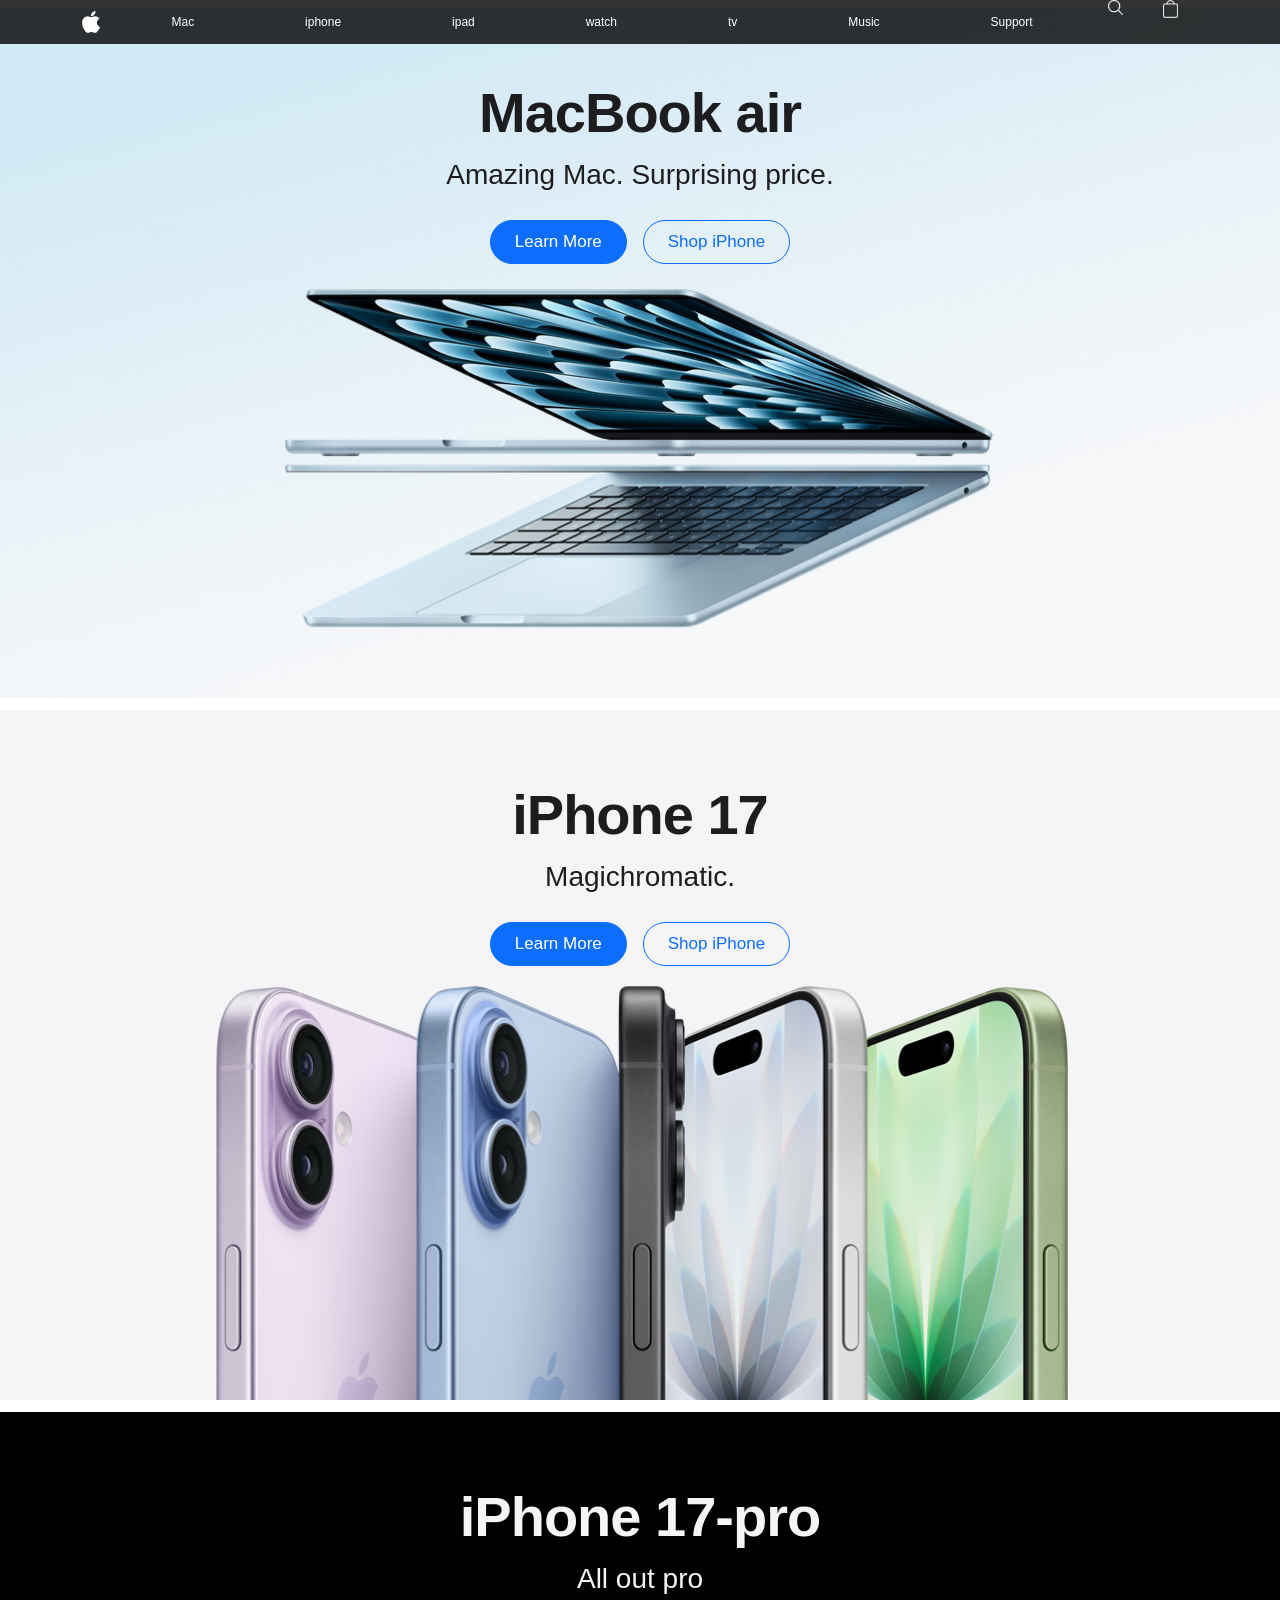
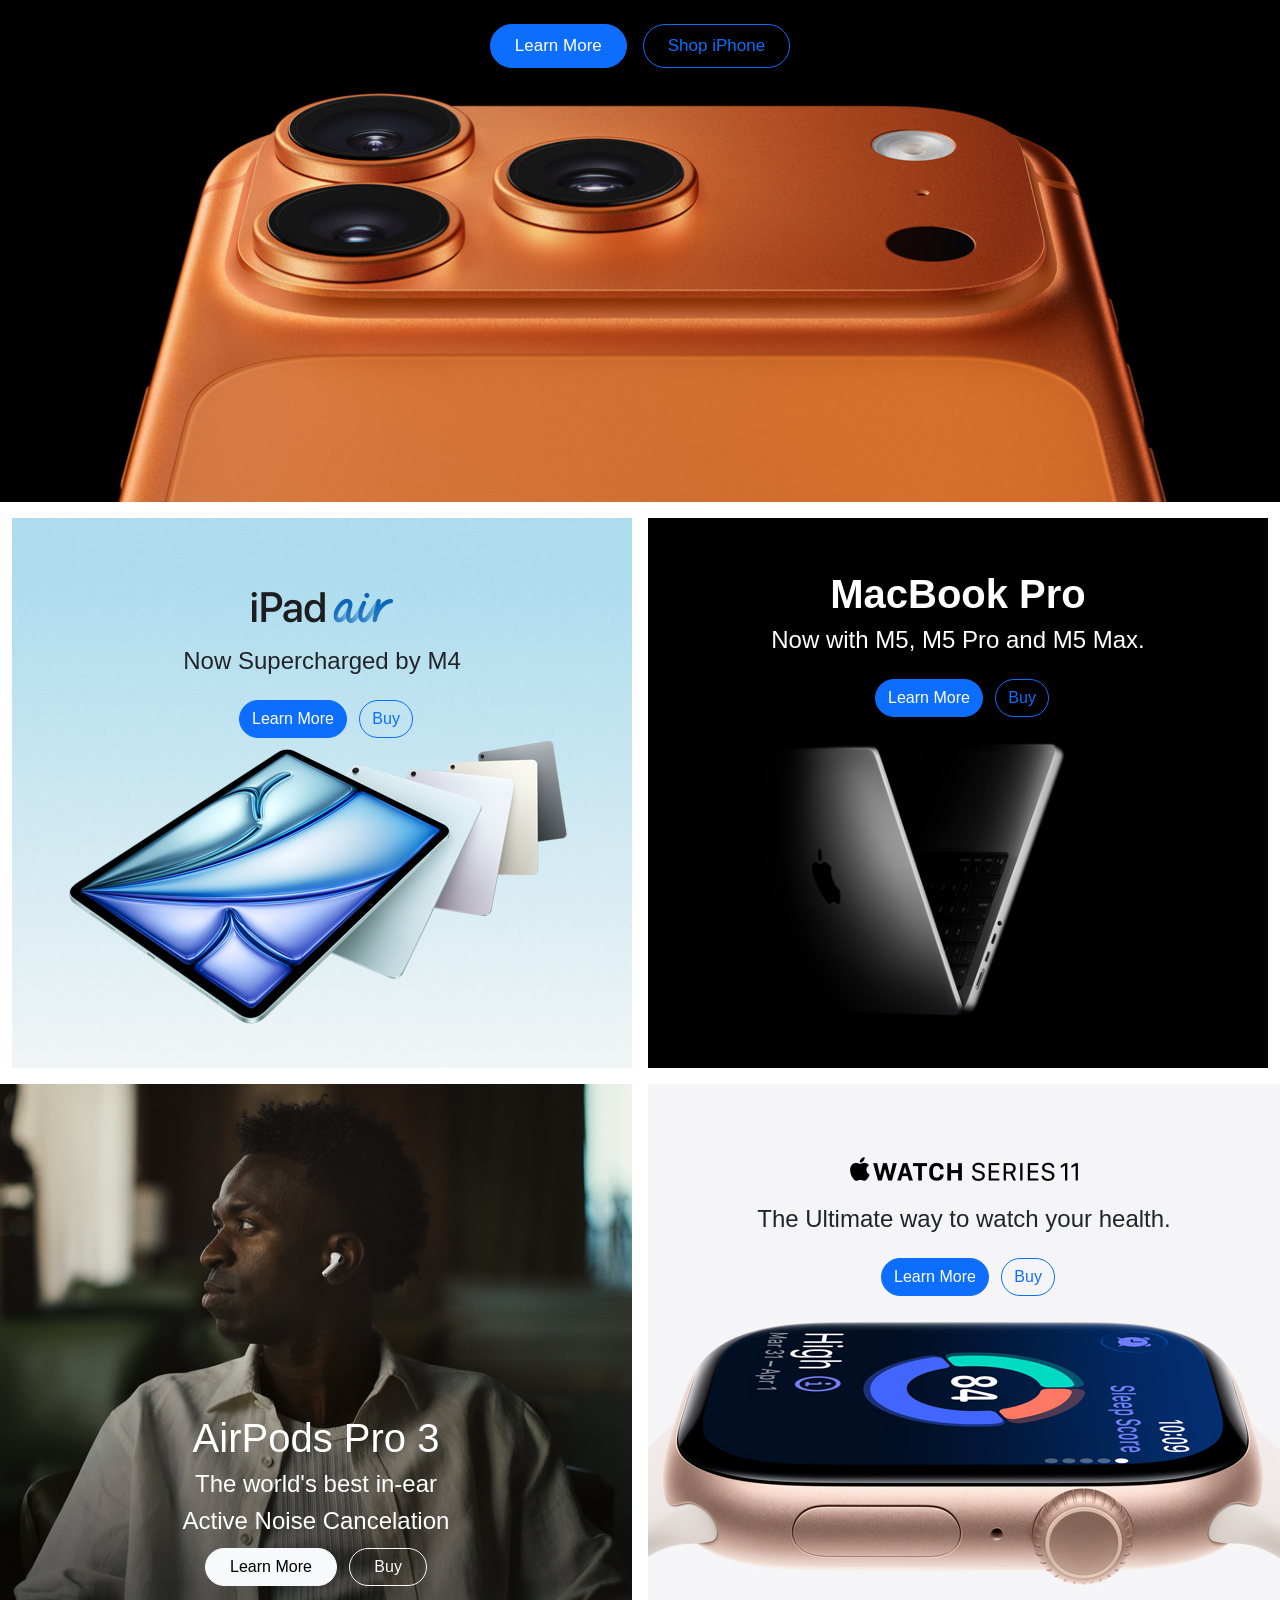
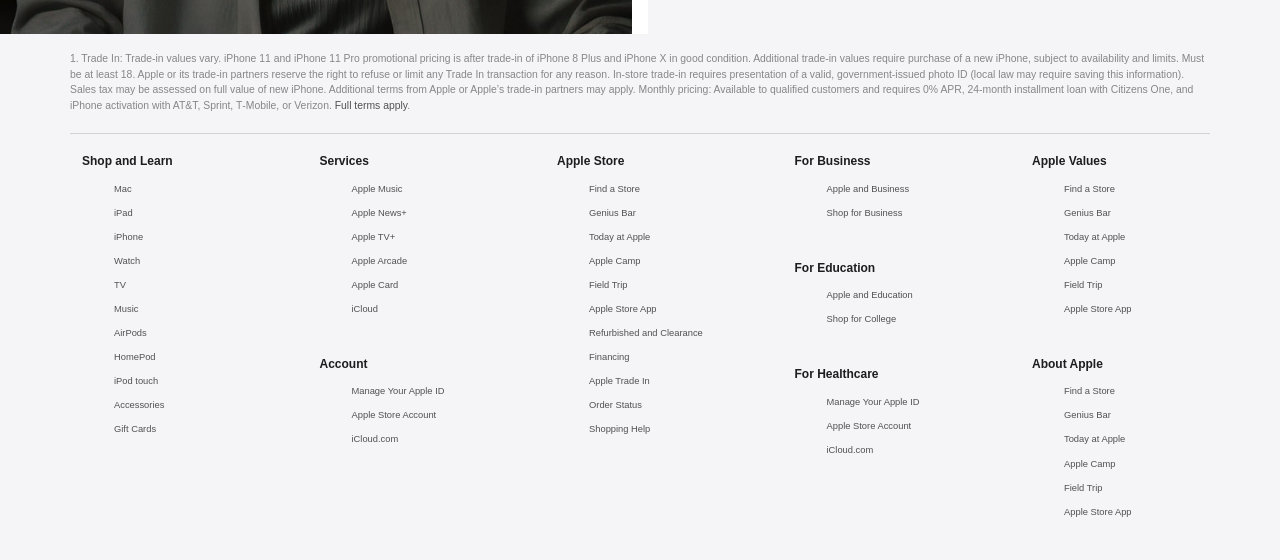
<file: index.html>
<!doctype html>
<html lang="en">
  <head>
    <!-- Meta -->
    <meta charset="UTF-8" />
    <meta name="viewport" content="width=device-width, initial-scale=1.0" />

    <!-- Title -->
    <title>Apple</title>

    <!-- Bootstrap CSS -->
    <link rel="stylesheet" href="./bootstrap/css/bootstrap.min.css" />

    <!-- Custom CSS -->
    <link rel="stylesheet" href="./css/style.css" />
  </head>
  <body>
    <!-- Navigation -->
    <!-- written by Dev -->
       <!-- Header navigation -->
    <nav class="navbar navbar-expand-lg navbar-light fixed-top header-wrapper">
      <div class="container">
        <a class="logo-link navbar-brand js-scroll-trigger" href="#"
          ><img src="images/icons/logo.png"
        /></a>

        <button
          class="navbar-toggler"
          type="button"
          data-bs-toggle="collapse"
          data-bs-target="#navbarResponsive"
          aria-controls="navbarResponsive"
          aria-expanded="false"
          aria-label="Toggle navigation"
        >
          <span class="navbar-toggler-icon"></span>
        </button>
        <div class="collapse navbar-collapse" id="navbarResponsive">
          <ul class="navbar-nav nav-fill w-100">
            <li class="nav-item">
              <a class="nav-link js-scroll-trigger" href="/mac/">Mac</a>
            </li>
            <li class="nav-item">
              <a class="nav-link js-scroll-trigger" href="#">iphone</a>
            </li>
            <li class="nav-item">
              <a class="nav-link js-scroll-trigger" href="#">ipad</a>
            </li>
            <li class="nav-item">
              <a class="nav-link js-scroll-trigger" href="#">watch</a>
            </li>
            <li class="nav-item">
              <a class="nav-link js-scroll-trigger" href="#">tv</a>
            </li>
            <li class="nav-item">
              <a class="nav-link js-scroll-trigger" href="#">Music</a>
            </li>
            <li class="nav-item">
              <a class="nav-link js-scroll-trigger" href="#">Support</a>
            </li>
            <li>
              <a class="search-link nav-link js-scroll-trigger" href="#"
                ><img src="images/icons/search-icon.png"
              /></a>
            </li>
            <li>
              <a class="cart-link nav-link js-scroll-trigger" href="/cart/"
                ><img src="images/icons/cart.png"
              /></a>
            </li>
          </ul>
        </div>
      </div>

    <section class="searchbox">
      <form>
        <input type="text" name="searchbox" />
        <button id="submitButton" class="btn btn-primary" type="submit">
          Search
        </button>
      </form>
    </section>
    </nav>

    <!-- Main Content -->
    <main>
      <!-- 2. MacBook air Section -->
      <section class="hero-section macbook-hero text-center mt-2">
        <div class="container pt-3">
          <h2 class="hero-title pt-0 fw-bold">MacBook air</h2>
          <p class="hero-subtitle">Amazing Mac. Surprising price.</p>
          <div class="d-flex justify-content-center gap-3 mt-3">
            <button
              class="btn btn-primary rounded-pill px-2 px-md-4 py-1 py-md-2"
            >
              Learn More
            </button>
            <button
              class="btn btn-outline-primary rounded-pill px-2 px-md-4 py-1 py-md-2"
            >
              Shop iPhone
            </button>
          </div>
        </div>
      </section>

      <!-- Hero Section 2 iphone 17 -->
      <section class="hero-section iphone-hero text-center">
        <div class="container pt-3">
          <h1 class="hero-title fw-bold">iPhone 17</h1>
          <p class="hero-subtitle">Magichromatic.</p>
          <div class="d-flex justify-content-center gap-3 mt-3">
            <button
              class="btn btn-primary rounded-pill px-2 px-md-4 py-1 py-md-2"
            >
              Learn More
            </button>
            <button
              class="btn btn-outline-primary rounded-pill px-2 px-md-4 py-1 py-md-2"
            >
              Shop iPhone
            </button>
          </div>
        </div>
      </section>
      <!-- Hero Section 3 -->
      <section class="hero-section iphone-pro-hero text-center">
        <div class="container pt-3">
          <h1 class="hero-title fw-bold">iPhone 17-pro</h1>
          <p class="hero-subtitle">All out pro</p>
          <div class="d-flex justify-content-center gap-3 mt-3">
            <button
              class="btn btn-primary rounded-pill px-2 px-md-4 py-1 py-md-2"
            >
              Learn More
            </button>
            <button
              class="btn btn-outline-primary rounded-pill px-2 px-md-4 py-1 py-md-2"
            >
              Shop iPhone
            </button>
          </div>
        </div>
      </section>
      <!-- Promo Section -->
      <section id="promo-section" class="promo-section">
        <!-- Promo Row 1 -->
        <section class="container-fluid py-3">
          <div class="row g-3">
            <div class="col-12 col-md-6">
              <div class="text-center py-5 bg-light text-dark iPad promoCommon">
                <img
                  src="./images/icons/promo_logo_ipad_air__dqdj4ni03quu_large.png"
                  class="d-block mx-auto pt-4 pb-2"
                  alt=""
                />
                <h4 class="pb-2">Now Supercharged by M4</h4>
                <button class="btn btn-primary rounded-pill m-2">
                  Learn More
                </button>
                <button
                  type="button"
                  class="btn btn-outline-primary rounded-pill"
                >
                  Buy
                </button>
              </div>
            </div>
            <div class="col-12 col-md-6">
              <div
                class="text-center py-5 bg-light text-dark macBook promoCommon"
              >
                <h1 class="pt-1 fw-bold text-white">MacBook Pro</h1>
                <h4 class="pb-2 text-white">Now with M5, M5 Pro and M5 Max.</h4>
                <button class="btn btn-primary rounded-pill m-2">
                  Learn More
                </button>
                <button
                  type="button"
                  class="btn btn-outline-primary rounded-pill"
                >
                  Buy
                </button>
              </div>
            </div>
          </div>
        </section>

        <!-- Promo Row 2 -->
        <section id="promo-row-2" class="promo-row">
          <div class="row g-3">
            <div class="col-12 col-md-6">
              <div
                class="text-center airPod promoCommon d-flex flex-column justify-content-end align-items-center"
              >
                <h1 class="pt-1 text-white">AirPods Pro 3</h1>
                <h4 class="text-white">The world's best in-ear</h4>
                <h4 class="pb-1 text-white">Active Noise Cancelation</h4>

                <div class="mb-5">
                  <button class="btn btn-light rounded-pill px-4 me-2">
                    Learn More
                  </button>
                  <button class="btn btn-outline-light rounded-pill px-4">
                    Buy
                  </button>
                </div>
              </div>
            </div>
            <div class="col-12 col-md-6">
              <div
                class="text-center py-5 bg-light text-dark watch promoCommon"
              >
                <img
                  src="./images/icons/watch_series_11.png"
                  class="d-block mx-auto pt-4 pb-2"
                  alt=""
                />
                <h4 class="pb-2">The Ultimate way to watch your health.</h4>
                <button class="btn btn-primary rounded-pill m-2">
                  Learn More
                </button>
                <button
                  type="button"
                  class="btn btn-outline-primary rounded-pill"
                >
                  Buy
                </button>
              </div>
            </div>
          </div>
        </section>

        <!-- Promo Row 3 -->
        <section id="promo-row-3" class="promo-row">
          <article class="promo-card promo-card-left"></article>

          <article class="promo-card promo-card-right"></article>
        </section>
      </section>

      <!-- Apple TV+ Section -->
      <section id="tv-section" class="tv-section"></section>
    </main>



<!-- Footer -->
<!-- written by Dev -->
     <footer class="footer-wrapper">
      <div class="container">
        <div class="row">
          <div class="upper-text-container">
            1. Trade In: Trade‑in values vary. iPhone 11 and iPhone 11 Pro
            promotional pricing is after trade‑in of iPhone 8 Plus and iPhone X
            in good condition. Additional trade‑in values require purchase of a
            new iPhone, subject to availability and limits. Must be at least 18.
            Apple or its trade-in partners reserve the right to refuse or limit
            any Trade In transaction for any reason. In‑store trade‑in requires
            presentation of a valid, government-issued photo ID (local law may
            require saving this information). Sales tax may be assessed on full
            value of new iPhone. Additional terms from Apple or Apple’s trade-in
            partners may apply. Monthly pricing: Available to qualified
            customers and requires 0% APR, 24‑month installment loan with
            Citizens One, and iPhone activation with AT&T, Sprint, T‑Mobile, or
            Verizon. <a href="#"> Full terms apply</a>.
          </div>
        </div>

        <div class="row footer-links-wrapper">
          <div class="col col-12 col-sm-6 col-md-4 col-lg-2 offset1" >
            <h3>Shop and Learn</h3>
            <ul>
              <li><a href="#">Mac</a></li>
              <li><a href="#">iPad</a></li>
              <li><a href="#">iPhone</a></li>
              <li><a href="#">Watch</a></li>
              <li><a href="#">TV</a></li>
              <li><a href="#">Music</a></li>
              <li><a href="#">AirPods</a></li>
              <li><a href="#">HomePod</a></li>
              <li><a href="#">iPod touch</a></li>
              <li><a href="#">Accessories</a></li>
              <li><a href="#">Gift Cards</a></li>
            </ul>
          </div>
          <div class="col col-12 col-sm-6 col-md-4 col-lg-2">
            <h3>Services</h3>
            <ul>
              <li><a href="#">Apple Music</a></li>
              <li><a href="#">Apple News+</a></li>
              <li><a href="#">Apple TV+</a></li>
              <li><a href="#">Apple Arcade</a></li>
              <li><a href="#">Apple Card</a></li>
              <li><a href="#">iCloud</a></li>
            </ul>
            <h3>Account</h3>
            <ul>
              <li><a href="#">Manage Your Apple ID</a></li>
              <li><a href="#">Apple Store Account</a></li>
              <li><a href="#">iCloud.com</a></li>
            </ul>
          </div>
          <div class="col col-12 col-sm-6 col-md-4 col-lg-2">
            <h3>Apple Store</h3>
            <ul>
              <li><a href="#">Find a Store</a></li>
              <li><a href="#">Genius Bar</a></li>
              <li><a href="#">Today at Apple</a></li>
              <li><a href="#">Apple Camp</a></li>
              <li><a href="#">Field Trip</a></li>
              <li><a href="#">Apple Store App</a></li>
              <li><a href="#">Refurbished and Clearance</a></li>
              <li><a href="#">Financing</a></li>
              <li><a href="#">Apple Trade In</a></li>
              <li><a href="#">Order Status</a></li>
              <li><a href="#">Shopping Help</a></li>
            </ul>
          </div>
          <div class="col col-12 col-sm-6 col-md-4 col-lg-2">
            <h3>For Business</h3>
            <ul>
              <li><a href="#">Apple and Business</a></li>
              <li><a href="#">Shop for Business</a></li>
            </ul>
            <h3>For Education</h3>
            <ul>
              <li><a href="#">Apple and Education</a></li>
              <li><a href="#">Shop for College</a></li>
            </ul>
            <h3>For Healthcare</h3>
            <ul>
              <li><a href="#">Manage Your Apple ID</a></li>
              <li><a href="#">Apple Store Account</a></li>
              <li><a href="#">iCloud.com</a></li>
            </ul>
          </div>

          <div class="col col-12 col-sm-6 col-md-4 col-lg-2">
            <h3>Apple Values</h3>
            <ul>
              <li><a href="#">Find a Store</a></li>
              <li><a href="#">Genius Bar</a></li>
              <li><a href="#">Today at Apple</a></li>
              <li><a href="#">Apple Camp</a></li>
              <li><a href="#">Field Trip</a></li>
              <li><a href="#">Apple Store App</a></li>
            </ul>
            <h3>About Apple</h3>
            <ul>
              <li><a href="#">Find a Store</a></li>
              <li><a href="#">Genius Bar</a></li>
              <li><a href="#">Today at Apple</a></li>
              <li><a href="#">Apple Camp</a></li>
              <li><a href="#">Field Trip</a></li>
              <li><a href="#">Apple Store App</a></li>
            </ul>
          </div>
        </div>
      </div>
    </footer>
<!-- jQuery -->
    <script src="https://ajax.googleapis.com/ajax/libs/jquery/3.4.1/jquery.min.js"></script>

    <!-- Bootstrap JS -->
    <script src="bootstrap/js/bootstrap.bundle.min.js"></script>

    <!-- Custom JS -->
    <script src="js/main.js"></script>
  </body>
</html>
</file>
<file: css/style.css>
/* =========================================
   CSS Variables
========================================= */
:root {
  --primary-color: #000000;
  --secondary-color: #ffffff;
  --text-color: #1d1d1f;
  --background-color: #f5f5f7;

  --font-family:
    "SF Pro Display", "Helvetica Neue", Helvetica, Arial, sans-serif;

  --transition: all 0.3s ease;
}

/* =========================================
   CSS Reset
========================================= */
*,
*::before,
*::after {
  margin: 0;
  padding: 0;
  box-sizing: border-box;
}

/* =========================================
   Base Styles
========================================= */
html {
  scroll-behavior: smooth;
}

body {
  font-family: var(--font-family);
  color: var(--text-color);
  background-color: var(--secondary-color);
  line-height: 1.5;
}

img {
  display: block;
  max-width: 100%;
  height: auto;
  max-width: 100%;
}

a {
  color: inherit;
  text-decoration: none;
}

ul,
ol {
  list-style: none;
}

button,
input,
textarea,
select {
  font: inherit;
}


/* Header Styling by Dev */
.header-wrapper {
  background: rgba(0, 0, 0, 0.8);
  font-weight: 200;
  font-size: 0.75em;
}
.logo-link {
  width: 18px;
  display: block;
}
.search-link,
.cart-link {
  width: 55px;
  display: block;
  padding: 0 20px !important;
}
.navbar {
  padding: 0;
}
.navbar-light .navbar-nav .nav-link {
  color: #fff;
}
.navbar-brand {
  padding: 0;
}
.navbar-nav .nav-link {
  padding-top: 0;
  padding-bottom: 0;
  height: 44px;
  line-height: 44px;
}
.navbar-light .navbar-toggler-icon {
  background-image: url("../images/icons/humberger.png");
}



/* =========================================
   Hero Sections
========================================= */
.hero-section {
  height: 690px;
  display: flex;
  justify-content: center;
  align-items: flex-start;
  text-align: center;
  background-size: cover;
  background-position: center;
  background-repeat: no-repeat;
  margin-top: 12px;
  padding-top: 55px;
}

.hero-title {
  font-size: 56px;
  font-weight: 700;
  letter-spacing: -1px;
  margin-bottom: 8px;
}

.hero-subtitle {
  font-size: 28px;
  font-weight: 400;
  margin-bottom: 24px;
}

.hero-section .btn {
  font-size: 17px;
  padding: 11px 24px;
  border-radius: 999px;
}

.hero-section .btn-outline-primary:hover {
  color: white;
}

.macbook-hero {
  background-image: url("../images/hero-sections/hero_macbook_air.jpg");
  color: #1d1d1f;
}

.iphone-hero {
  background-image: url("../images/hero-sections/hero_iphone_17.jpg");
  color: #1d1d1f;
}
.iphone-pro-hero {
  background-image: url("../images/hero-sections/hero_iphone_17_pro.jpg");
  color: #f5f5f7;
}
@media (max-width: 768px) {
  .hero-section {
    height: 540px;
    padding-top: 45px;
  }

  .hero-title {
    font-size: 36px;
  }

  .hero-subtitle {
    font-size: 21px;
  }

  .hero-section .btn {
    font-size: 15px;
    padding: 9px 18px;
  }
}

/* =========================================
   Promo Section
========================================= */
.promoCommon {
  background-position: center;
  background-repeat: no-repeat;
  background-color: #f4f4f6;
  height: 550px;
}

.iPad {
  background-image: url(../images/promo-sections/ipadAir.jpg);
}
.macBook {
  background-image: url(../images/promo-sections/promo_macbook_pro__c9td9w1mc8ia_large.jpg);
  background-size: cover;
}
.airPod {
  background-image: url(../images/promo-sections/promo_airpods_pro_3.jpg);
}

.watch {
  background-image: url(../images/promo-sections/promo_apple_watch_series2.jpg);
}
/* =========================================
   TV Section
========================================= */


/* Footer Styling by Dev */

.footer-wrapper {
  background-color: #f5f5f7;
  color: #1d1d1f;
  font-size: 0.65em;
}
.upper-text-container {
  border-bottom: 1px solid #d2d2d7;
  color: #86868b;
  padding: 17px 0 20px;
}
.upper-text-container a {
  text-decoration: none;
  color: #515154;
}
.upper-text-container a:hover {
  text-decoration: underline;
}
.footer-links-wrapper {
  display: flex;
  -webkit-box-pack: justify;
  justify-content: space-between;
  padding-top: 20px;
}
.footer-wrapper ul {
  list-style: none;
  padding-bottom: 20px;
}
.footer-wrapper ul li {
  padding: 5px 0;
  font-size: 0.9em;
}
.footer-links-wrapper a {
  color: #515154;
  text-decoration: none;
}
.footer-links-wrapper a:hover {
  text-decoration: underline;
}
.footer-links-wrapper h3 {
  font-size: 12px;
  font-weight: 600;
}
.my-apple-wrapper {
  border-bottom: 1px solid #d2d2d7;
  padding-bottom: 10px;
  margin-bottom: 10px;
}
.copyright-wrapper {
  display: flex;
  -webkit-box-pack: justify;
  justify-content: space-between;
  padding: 10px 0 20px;
}
.footer-links-terms ul li {
  display: inline-block;
  padding: 0 5px;
  border-right: 1px solid #ccc;
}
.footer-links-terms ul li:last-child {
  border-right: 0px;
}
.footer-links-terms ul li a {
  text-decoration: none;
  color: #515154;
}
.footer-links-terms ul li a:hover {
  text-decoration: underline;
}
.footer-country {
  display: inline-block;
}
.flag-wrapper {
  display: inline-block;
  vertical-align: middle;
}
.footer-country-name {
  display: inline-block;
  vertical-align: top;
}

/* =========================================
   Media Queries
========================================= */
/* Footer responsive */
@media (max-width: 768px) {
  .footer-links-wrapper {
    display: block;
    padding-top: 0;
  }

  .footer-links-wrapper > .col {
    flex: 0 0 100%;
    max-width: 100%;
  }

  .footer-links-wrapper ul {
    display: none;
    padding: 5px 0 15px;
  }

  .footer-links-wrapper h3 {
    position: relative;
    margin: 0;
    padding: 12px 30px 12px 0;
    border-bottom: 1px solid #ccc;
    cursor: pointer;
    user-select: none;
  }

  .footer-links-wrapper h3:after {
    content: "+";
    position: absolute;
    right: 0;
    top: 50%;
    transform: translateY(-50%);
    font-size: 16px;
    font-weight: 300;
  }

  .footer-links-wrapper h3.expanded:after {
    content: "x";
  }
}

/* Search Box */
.searchbox {
  z-index: 100;
  background: #000;
  padding: 100px;
  text-align: center;
  display: none;
}

.searchbox ul {
  background: #fff;
}
</file>
